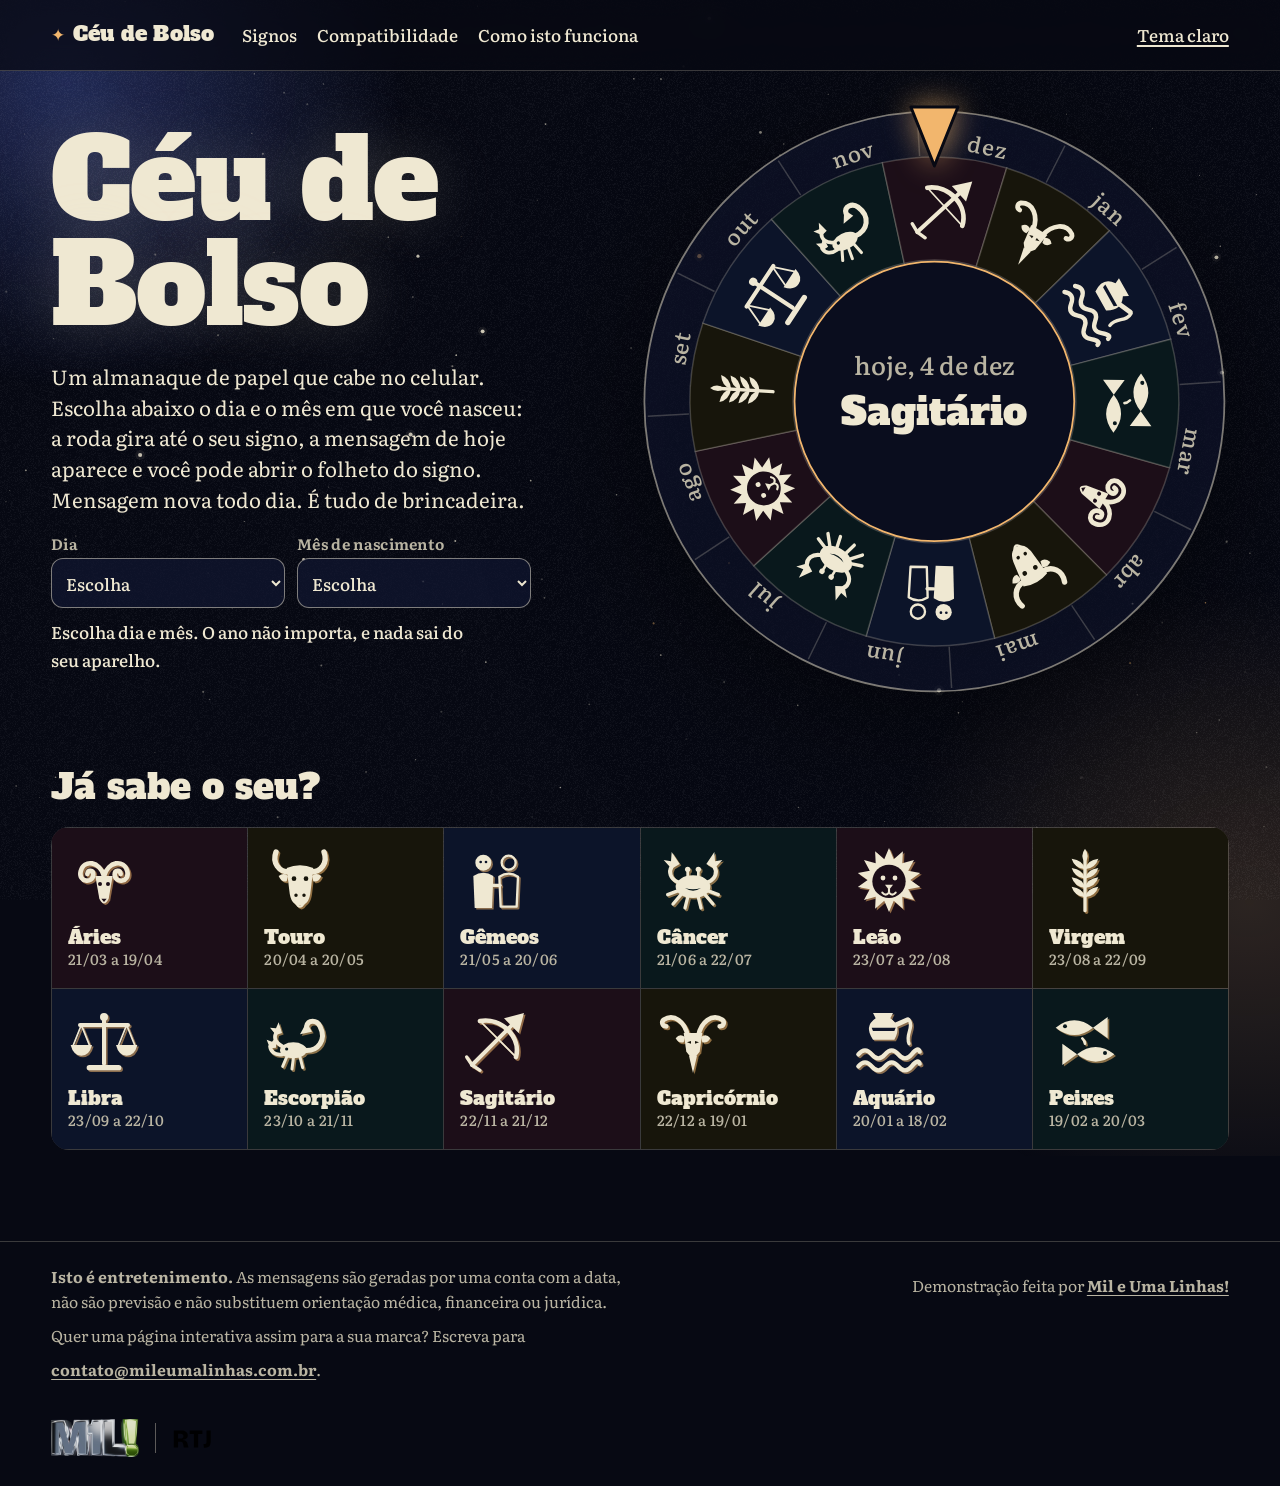
<file: index.html>
<!DOCTYPE html>
<html lang="pt-BR">

<head>
  <meta charset="UTF-8">
  <meta name="viewport" content="width=device-width, initial-scale=1">
  <meta http-equiv="Content-Security-Policy" content="default-src 'none'; script-src 'self'; style-src 'self'; img-src 'self' data: blob:; font-src 'self'; connect-src 'self'; worker-src 'self'; base-uri 'none'; form-action 'none'">
  <meta name="referrer" content="strict-origin-when-cross-origin">
  <title>Céu de Bolso: descubra seu signo e a mensagem do dia</title>
  <meta name="description" content="Almanaque de bolso: ache seu signo pela data de nascimento, leia a mensagem do dia, combine dois signos e baixe um cartão. Só entretenimento, sem cadastro.">
  <link rel="canonical" href="https://toshiro01001.github.io/Horoscopo-fasipe/">
  <meta name="theme-color" content="#070913">
  <meta name="color-scheme" content="light dark">
  <meta property="og:type" content="website">
  <meta property="og:locale" content="pt_BR">
  <meta property="og:site_name" content="Céu de Bolso">
  <meta property="og:title" content="Céu de Bolso: gire a roda e ache seu signo">
  <meta property="og:description" content="Mensagem nova todo dia, compatibilidade entre signos e cartão para baixar. Só entretenimento, funciona até sem internet.">
  <meta property="og:url" content="https://toshiro01001.github.io/Horoscopo-fasipe/">
  <meta property="og:image" content="https://toshiro01001.github.io/Horoscopo-fasipe/imagens/og.jpg">
  <meta property="og:image:width" content="1200">
  <meta property="og:image:height" content="630">
  <meta property="og:image:alt" content="Título Céu de Bolso ao lado de uma roda de papel com os doze signos.">
  <meta name="twitter:card" content="summary_large_image">
  <script type="application/ld+json">{"@context":"https://schema.org","@type":"WebSite","name":"Céu de Bolso","url":"https://toshiro01001.github.io/Horoscopo-fasipe/","inLanguage":"pt-BR","description":"Almanaque de bolso de brincadeira com os doze signos, mensagem do dia e compatibilidade. Conteúdo de entretenimento."}</script>
  <link rel="icon" href="imagens/favicon.svg" type="image/svg+xml">
  <link rel="preload" href="fonts/alfa-slab-one.woff2" as="font" type="font/woff2" crossorigin>
  <link rel="stylesheet" href="style.css">
  <script src="js/tema.js"></script>
  <script src="js/dados.js" defer></script>
  <script src="js/logica.js" defer></script>
  <script src="js/arte.js" defer></script>
  <script src="js/cartao.js" defer></script>
  <script src="js/app.js" defer></script>
  <script src="js/ceu.js" defer></script>
  <script src="js/assinatura.js" defer></script>
</head>

<body>
  <a class="pular" id="pular" href="#conteudo">Pular para o conteúdo</a>

  <header class="topo">
    <a class="marca" href="#/">Céu de Bolso</a>
    <nav aria-label="Principal" id="menu">
      <a href="#/signos">Signos</a>
      <a href="#/compatibilidade">Compatibilidade</a>
      <a href="#/como-funciona">Como isto funciona</a>
    </nav>
    <button class="botao-tema" id="botao-tema" type="button">Trocar tema</button>
  </header>

  <main id="conteudo" tabindex="-1">
    <section class="abertura abertura-espera">
      <div class="abertura-texto">
        <h1 class="titulo-site">Céu de Bolso</h1>
        <p class="chamada">Um almanaque de papel que cabe no celular. Escolha o dia e o mês em que você nasceu: a roda gira até o seu signo e a mensagem de hoje aparece. Mensagem nova todo dia. É tudo de brincadeira.</p>
      </div>
    </section>
    <noscript>
      <section class="sem-js">
        <p>A roda, a mensagem do dia e o cartão precisam de JavaScript ligado. A tabela dos signos fica aqui mesmo assim. Tudo no site é entretenimento.</p>
        <table>
          <thead>
            <tr><th scope="col">Signo</th><th scope="col">Datas</th><th scope="col">Elemento</th><th scope="col">Regente</th></tr>
          </thead>
          <tbody>
            <tr><th scope="row">Áries</th><td>21/03 a 19/04</td><td>Fogo</td><td>Marte</td></tr>
            <tr><th scope="row">Touro</th><td>20/04 a 20/05</td><td>Terra</td><td>Vênus</td></tr>
            <tr><th scope="row">Gêmeos</th><td>21/05 a 20/06</td><td>Ar</td><td>Mercúrio</td></tr>
            <tr><th scope="row">Câncer</th><td>21/06 a 22/07</td><td>Água</td><td>Lua</td></tr>
            <tr><th scope="row">Leão</th><td>23/07 a 22/08</td><td>Fogo</td><td>Sol</td></tr>
            <tr><th scope="row">Virgem</th><td>23/08 a 22/09</td><td>Terra</td><td>Mercúrio</td></tr>
            <tr><th scope="row">Libra</th><td>23/09 a 22/10</td><td>Ar</td><td>Vênus</td></tr>
            <tr><th scope="row">Escorpião</th><td>23/10 a 21/11</td><td>Água</td><td>Plutão</td></tr>
            <tr><th scope="row">Sagitário</th><td>22/11 a 21/12</td><td>Fogo</td><td>Júpiter</td></tr>
            <tr><th scope="row">Capricórnio</th><td>22/12 a 19/01</td><td>Terra</td><td>Saturno</td></tr>
            <tr><th scope="row">Aquário</th><td>20/01 a 18/02</td><td>Ar</td><td>Urano</td></tr>
            <tr><th scope="row">Peixes</th><td>19/02 a 20/03</td><td>Água</td><td>Netuno</td></tr>
          </tbody>
        </table>
      </section>
    </noscript>
  </main>

  <footer class="rodape">
    <div class="serrilha" aria-hidden="true"></div>
    <div class="rodape-texto">
      <p class="aviso"><strong>Isto é entretenimento.</strong> As mensagens são geradas por uma conta com a data, não são previsão e não substituem orientação médica, financeira ou jurídica.</p>
      <p class="assinatura">Demonstração feita por <a href="https://mileumalinhas.com.br" rel="noopener">Mil e Uma Linhas!</a></p>
      <a class="selo-m1l" href="https://mileumalinhas.com.br" rel="noopener" aria-label="Site feito pela Mil e Uma Linhas!, por RTJ">
        <img src="imagens/marca/cromo-m1l.webp" width="1000" height="431" alt="M1L!" loading="lazy" decoding="async">
        <span class="selo-barra" aria-hidden="true"></span>
        <span class="rtj-vivo"><img src="imagens/marca/rtj.svg" width="76" height="46" alt="RTJ" loading="lazy" decoding="async"></span>
      </a>
      <p class="contato">Quer uma página interativa assim para a sua marca? Escreva para <a href="mailto:contato@mileumalinhas.com.br">contato@mileumalinhas.com.br</a>.</p>
    </div>
  </footer>
</body>

</html>
</file>
<file: style.css>
@charset "UTF-8";

/* Céu de Bolso: papel de folheto colorido, tinta azul e sobreimpressão vermelha. */
@font-face {
  font-family: "Alfa Slab One";
  src: url("fonts/alfa-slab-one.woff2") format("woff2");
  font-weight: 400;
  font-display: swap;
}

@font-face {
  font-family: "Literata";
  src: url("fonts/literata.woff2") format("woff2");
  font-weight: 200 900;
  font-display: swap;
}

:root {
  --papel: #F6D04D;
  --papel-claro: #FBE388;
  --tinta: #1A1F5C;
  --sobre: #A30F1E;
  --c-fogo: #F9B79A;
  --c-terra: #DDD27E;
  --c-ar: #B6D8EE;
  --c-agua: #A9DFC0;
  --corte: var(--papel);
  --titulo: "Alfa Slab One", Rockwell, "Roboto Slab", Georgia, serif;
  --corpo: "Literata", Georgia, "Times New Roman", serif;
  --margem: clamp(16px, 4vw, 56px);
  color-scheme: light;
}

:root[data-elemento="fogo"] { --papel: var(--c-fogo); --papel-claro: #FCD2BE; }
:root[data-elemento="terra"] { --papel: var(--c-terra); --papel-claro: #ECE4A8; }
:root[data-elemento="ar"] { --papel: var(--c-ar); --papel-claro: #D5E8F5; }
:root[data-elemento="água"] { --papel: var(--c-agua); --papel-claro: #CDEDD9; }

:root[data-tema="escuro"] {
  --papel: #15183F;
  --papel-claro: #22265C;
  --tinta: #FBEFB4;
  --sobre: #FF9A7F;
  --c-fogo: #4A1A33;
  --c-terra: #3A3514;
  --c-ar: #12305A;
  --c-agua: #0E3C38;
  color-scheme: dark;
}

:root[data-tema="escuro"][data-elemento="fogo"] { --papel: #33122A; --papel-claro: #4A1A33; }
:root[data-tema="escuro"][data-elemento="terra"] { --papel: #282510; --papel-claro: #3A3514; }
:root[data-tema="escuro"][data-elemento="ar"] { --papel: #0D2242; --papel-claro: #12305A; }
:root[data-tema="escuro"][data-elemento="água"] { --papel: #0A2B29; --papel-claro: #0E3C38; }

*,
*::before,
*::after { box-sizing: border-box; }

html { -webkit-text-size-adjust: 100%; }

body {
  margin: 0;
  background: var(--papel);
  color: var(--tinta);
  font-family: var(--corpo);
  font-size: 1.0625rem;
  line-height: 1.62;
  transition: background-color .45s ease;
  overflow-wrap: break-word;
  min-height: 100svh;
  display: flex;
  flex-direction: column;
}

main { flex: 1; outline: none; min-height: 100vh; }

h1, h2, h3 { font-family: var(--titulo); font-weight: 400; font-synthesis: none; line-height: 1.08; margin: 0; }
h1 { font-size: clamp(2.6rem, 8vw, 5.4rem); }
h2 { font-size: clamp(1.5rem, 3.4vw, 2.2rem); }
p { margin: 0 0 .8em; max-width: 62ch; }
a { color: inherit; text-underline-offset: .18em; text-decoration-thickness: 2px; }
a:hover { color: var(--sobre); }

:focus-visible { outline: 3px solid var(--sobre); outline-offset: 3px; }

.pular {
  position: absolute;
  left: 8px;
  top: -80px;
  z-index: 5;
  padding: .6em 1em;
  background: var(--tinta);
  color: var(--papel);
}
.pular:focus { top: 8px; }

/* Topo */
.topo {
  display: flex;
  flex-wrap: wrap;
  align-items: center;
  gap: 4px 28px;
  padding: 12px var(--margem);
  border-bottom: 5px solid var(--tinta);
}
.marca {
  font-family: var(--titulo);
  font-size: 1.3rem;
  text-decoration: none;
  line-height: 44px;
}
#menu { display: flex; flex-wrap: wrap; gap: 0 20px; flex: 1 1 auto; }
#menu a { display: inline-block; line-height: 44px; font-weight: 500; text-decoration: none; }
#menu a:hover { text-decoration: underline; }
#menu a[aria-current="page"] { text-decoration: underline; text-decoration-color: var(--sobre); text-decoration-thickness: 4px; }

.botao-tema {
  appearance: none;
  background: none;
  border: 0;
  color: inherit;
  font: inherit;
  font-weight: 500;
  min-height: 44px;
  padding: 0;
  cursor: pointer;
  text-decoration: underline;
  text-underline-offset: .18em;
  text-decoration-thickness: 2px;
}
.botao-tema:hover { color: var(--sobre); }

/* Botões */
.botao {
  appearance: none;
  display: inline-flex;
  align-items: center;
  justify-content: center;
  min-height: 48px;
  padding: .5em 1.15em;
  border: 3px solid var(--tinta);
  background: var(--tinta);
  color: var(--papel);
  font-family: var(--corpo);
  font-size: 1rem;
  font-weight: 650;
  line-height: 1.2;
  text-align: center;
  text-decoration: none;
  cursor: pointer;
}
.botao:hover { background: var(--sobre); border-color: var(--sobre); color: var(--papel); }
.botao-contorno { background: transparent; color: var(--tinta); }
.acoes { display: flex; flex-wrap: wrap; gap: 10px; margin-top: 1.1em; }

/* Abertura */
.abertura {
  display: grid;
  grid-template-columns: minmax(0, 1fr) auto;
  align-items: center;
  gap: clamp(20px, 3vw, 48px);
  padding: clamp(18px, 3vw, 36px) var(--margem);
}
.titulo-site {
  font-size: clamp(3.3rem, 8.7vw, 7.6rem);
  line-height: .94;
  letter-spacing: -.012em;
  margin-bottom: .2em;
}
.chamada { font-size: clamp(1.1rem, 1.6vw, 1.3rem); line-height: 1.5; max-width: 40ch; }
.pagina .chamada { max-width: 56ch; margin-top: .6em; }
.abertura-roda { width: min(46vw, calc(100svh - 136px)); min-width: 300px; max-width: 660px; }

.form-data { display: flex; flex-wrap: wrap; gap: 12px; margin: 1em 0 .6em; max-width: 480px; }
.campo { display: flex; flex-direction: column; gap: 2px; flex: 1 1 130px; min-width: 0; }
.campo label { font-weight: 650; font-size: .95rem; }
select {
  width: 100%;
  min-height: 50px;
  padding: 0 .6em;
  border: 3px solid var(--tinta);
  border-radius: 0;
  background: var(--papel-claro);
  color: var(--tinta);
  font-family: var(--corpo);
  font-size: 1.0625rem;
  font-weight: 500;
}
.status { min-height: 1.6em; margin: 0; font-weight: 500; max-width: 44ch; }
.status-acao { margin: .7em 0 0; }
.status-acao:empty { display: none; }

/* Roda */
.roda { display: block; width: 100%; height: auto; overflow: visible; }
.roda-gira {
  transform-origin: 200px 200px;
  transition: transform 1.1s cubic-bezier(.2, .9, .25, 1);
}
.roda-gira.sem-giro { transition: none; }
.roda-borda { fill: var(--papel-claro); stroke: var(--tinta); stroke-width: 5; }
.roda-marca { stroke: var(--tinta); stroke-width: 2.5; }
.roda-mes { fill: var(--tinta); font-family: var(--corpo); font-size: 15px; font-weight: 650; }
.roda-cunha { stroke: var(--tinta); stroke-width: 2.5; }
.roda-fatia { color: var(--tinta); cursor: pointer; }
.elemento-fogo { --corte: var(--c-fogo); }
.elemento-terra { --corte: var(--c-terra); }
.elemento-ar { --corte: var(--c-ar); }
.elemento-água { --corte: var(--c-agua); }
.roda-cunha { fill: var(--corte); }
.roda-fatia:hover .roda-cunha { fill: var(--papel-claro); }
.roda-fatia:hover { --corte: var(--papel-claro); }
.roda-fatia:focus-visible { outline: none; }
.roda-fatia:focus-visible .roda-cunha { stroke: var(--sobre); stroke-width: 5; }
.roda-miolo { fill: var(--tinta); }
.roda-miolo-dia { fill: var(--papel-claro); font-family: var(--corpo); font-size: 17px; font-weight: 500; }
.roda-miolo-nome { fill: var(--papel-claro); font-family: var(--titulo); font-size: 26px; }
.roda-ponteiro { fill: var(--sobre); stroke: var(--tinta); stroke-width: 3; stroke-linejoin: round; }

/* Emblemas */
.emblema { display: block; color: var(--tinta); }
.tr-cheio { fill: currentColor; }
.tr-linha { fill: none; stroke: currentColor; stroke-linecap: round; stroke-linejoin: round; }
.tr-recorte { fill: var(--corte); }
.sobreimpressao { color: var(--sobre); }

/* Bloco da mensagem */
.resultado { padding: 0 var(--margem); }
.resultado:empty { display: none; }
.resultado > .acoes { margin: 0 0 clamp(20px, 3vw, 36px); }
.dia { padding: 22px 0 0; border-top: 5px solid var(--tinta); }
.dia-data { margin: .25em 0 .9em; font-weight: 500; }
.dia-abertura { font-size: clamp(1.4rem, 2.7vw, 2rem); line-height: 1.26; font-weight: 600; max-width: 30ch; }
.dia-elemento { font-size: clamp(1.1rem, 1.6vw, 1.25rem); line-height: 1.45; max-width: 44ch; }
.dia-missao { color: var(--sobre); font-weight: 500; max-width: 48ch; }
.dia-missao strong { font-weight: 750; }
.dia-extras { display: flex; flex-wrap: wrap; gap: 8px 40px; margin: 1em 0; }
.dia-extras dt { font-size: .95rem; }
.dia-extras dd { margin: 0; font-family: var(--titulo); font-size: 1.25rem; line-height: 1.25; display: flex; align-items: center; gap: 8px; }
.amostra { width: 22px; height: 22px; flex: none; border: 3px solid var(--tinta); border-radius: 50%; }
.dia-nota { font-size: .95rem; }

/* Grade: uma folha de folhetos ainda sem cortar */
.atalhos { padding: clamp(18px, 3vw, 36px) var(--margem) clamp(28px, 4vw, 56px); }
.atalhos h2 { margin-bottom: .6em; }
.grade {
  list-style: none;
  margin: 1.2em 0 0;
  padding: 5px;
  display: grid;
  grid-template-columns: repeat(6, minmax(0, 1fr));
  gap: 5px;
  background: var(--tinta);
}
.grade li { background: var(--corte); }
.grade a { display: flex; flex-direction: column; align-items: flex-start; height: 100%; padding: 12px; text-decoration: none; color: var(--tinta); }
.grade a:hover { background: var(--papel-claro); color: var(--tinta); }
.grade .emblema { width: 72px; height: 72px; margin-bottom: 10px; }
.grade-nome { font-family: var(--titulo); font-size: clamp(1rem, 1.5vw, 1.25rem); line-height: 1.15; overflow-wrap: anywhere; }
.grade-datas { font-size: .92rem; font-weight: 500; }

/* Páginas internas */
.pagina { padding: clamp(22px, 4vw, 48px) var(--margem) clamp(28px, 4vw, 56px); }
.nota { margin-top: 1.2em; font-size: .98rem; }

/* Folheto do signo */
.folheto {
  display: grid;
  grid-template-columns: minmax(240px, 34%) minmax(0, 1fr);
  gap: clamp(16px, 4vw, 56px);
  align-items: start;
  padding: clamp(22px, 4vw, 48px) var(--margem);
}
.folheto-arte .emblema { width: 100%; height: auto; max-width: 440px; margin: 0 auto; }
.folheto-nome { font-size: clamp(2.5rem, 8.6vw, 7rem); line-height: .96; overflow-wrap: anywhere; }
.folheto-lema { font-size: clamp(1.25rem, 2.3vw, 1.7rem); font-weight: 600; line-height: 1.26; margin: .5em 0 .8em; max-width: 30ch; color: var(--sobre); }
.fatos { display: grid; grid-template-columns: repeat(auto-fit, minmax(150px, 1fr)); gap: 10px 26px; margin: 1.2em 0 0; max-width: 680px; }
.fatos div { border-top: 3px solid var(--tinta); padding-top: 4px; }
.fatos dt { font-size: .92rem; }
.fatos dd { margin: 0; font-weight: 650; line-height: 1.34; }

.folheto-dia {
  display: grid;
  grid-template-columns: minmax(0, 1fr) minmax(280px, 420px);
  gap: clamp(20px, 4vw, 64px);
  align-items: start;
  padding: 0 var(--margem) clamp(24px, 4vw, 48px);
}
.cartao-bloco { padding-top: 22px; border-top: 5px solid var(--tinta); }
.cartao-bloco h2 { margin-bottom: .6em; }
.cartao { display: block; width: 100%; height: auto; border: 3px solid var(--tinta); }
.cartao-aviso { min-height: 1.6em; margin: .7em 0 0; font-weight: 500; }

.vizinhos { display: flex; flex-wrap: wrap; justify-content: space-between; gap: 6px 24px; padding: 0 var(--margem) clamp(20px, 3vw, 40px); }
.vizinhos a { display: inline-block; line-height: 44px; font-weight: 650; }

/* Compatibilidade */
.par { display: grid; grid-template-columns: auto minmax(0, 1fr); gap: clamp(18px, 4vw, 48px); align-items: start; margin-top: 1.4em; padding-top: 22px; border-top: 5px solid var(--tinta); }
.par-emblemas { display: flex; }
.par-emblemas span { display: block; width: clamp(96px, 15vw, 190px); padding: 8px; background: var(--corte); border: 5px solid var(--tinta); }
.par-emblemas span + span { margin-left: -5px; }
.par-tipo { font-weight: 650; margin-bottom: .5em; color: var(--sobre); }
.par h2 { margin-bottom: .45em; font-size: clamp(1.7rem, 4vw, 3rem); }

/* Como isto funciona */
.como { margin-top: 1.4em; }
.como-linha { display: grid; grid-template-columns: minmax(0, 1fr) minmax(0, 1.5fr) minmax(0, 1.2fr); gap: 8px clamp(18px, 3vw, 44px); padding: 18px 0; border-top: 5px solid var(--tinta); }
.como-linha h2 { font-size: clamp(1.25rem, 2vw, 1.6rem); }
.como-linha h3 { font-family: var(--corpo); font-size: .95rem; font-weight: 750; line-height: 1.4; margin-bottom: .1em; }
.como-linha p { margin: 0; }
.como-sub { margin: 1.3em 0 .4em; padding-top: 18px; border-top: 5px solid var(--tinta); }
.detalhes-tecnicos { margin: 1.3em 0 .4em; padding-top: 18px; border-top: 5px solid var(--tinta); }
.detalhes-tecnicos summary { cursor: pointer; min-height: 44px; display: list-item; padding: .5em 0; font-weight: 750; font-size: 1.1rem; }
.detalhes-tecnicos ul { margin: .4em 0 .8em; padding-left: 1.25em; }
.detalhes-tecnicos li { margin-bottom: .45em; overflow-wrap: anywhere; }

/* Sem JavaScript */
.sem-js { padding: 24px var(--margem); }
.sem-js table { border-collapse: collapse; width: 100%; max-width: 680px; font-size: .95rem; }
.sem-js th, .sem-js td { padding: 6px 8px 6px 0; border-bottom: 2px solid var(--tinta); text-align: left; }

/* Rodapé */
.rodape { background: var(--tinta); color: var(--papel-claro); margin-top: 16px; position: relative; }
.serrilha {
  position: absolute;
  top: -10px;
  left: 0;
  right: 0;
  height: 10px;
  background: conic-gradient(from -45deg at 50% 100%, var(--tinta) 90deg, transparent 0) 0 0 / 20px 10px repeat-x;
}
.rodape-texto { display: flex; flex-wrap: wrap; justify-content: space-between; gap: 8px 48px; padding: 22px var(--margem) 24px; }
.rodape p { margin: 0; font-size: .98rem; }
.rodape a { display: inline-block; line-height: 44px; font-weight: 700; }
.rodape a:hover { color: inherit; text-decoration-thickness: 4px; }
.aviso { flex: 1 1 340px; max-width: 64ch; }
.assinatura { flex: 0 1 auto; }

@media (min-width: 861px) {
  .resultado .dia { column-count: 2; column-gap: clamp(28px, 5vw, 72px); }
  .resultado .dia > * { break-inside: avoid; }
  .resultado .dia-elemento { break-before: column; }
}

/* Doze divide por 6, 4, 3 e 2: a folha nunca fica com buraco. */
@media (max-width: 1040px) {
  .grade { grid-template-columns: repeat(4, minmax(0, 1fr)); }
}

@media (max-width: 720px) {
  .grade { grid-template-columns: repeat(3, minmax(0, 1fr)); }
}

@media (max-width: 480px) {
  .grade { grid-template-columns: repeat(2, minmax(0, 1fr)); }
  #menu { font-size: .94rem; gap: 0 14px; }
}

@media (max-width: 860px) {
  .abertura { grid-template-columns: minmax(0, 1fr); }
  .abertura-roda { width: 100%; min-width: 0; max-width: 520px; justify-self: center; }
  .chamada { max-width: 46ch; }
  .folheto { grid-template-columns: minmax(0, 1fr); }
  .folheto-arte .emblema { max-width: 240px; margin: 0; }
  .folheto-dia { grid-template-columns: minmax(0, 1fr); }
  .cartao-bloco { max-width: 460px; }
  .par { grid-template-columns: minmax(0, 1fr); }
  .como-linha { grid-template-columns: minmax(0, 1fr); gap: 10px; }
}

@media (max-width: 400px) {
  .topo { gap: 0 16px; }
  #menu { gap: 0 14px; order: 3; flex-basis: 100%; }
  .marca { font-size: 1.15rem; }
  .botao-tema { margin-left: auto; }
  .grade .emblema { width: 60px; height: 60px; }
}

@media (prefers-reduced-motion: reduce) {
  body, .roda-gira { transition: none; }
}

/* ==========================================================================
   Céu noturno (17/11/2026): o tema escuro refeito na criação premium e agora padrão do site.
   Preto azulado, estrelas desenhadas em js/ceu.js, duas manchas de luz que respiram nos cantos
   (ideia do componente Nebulosa, do ProfitizeBuild, refeita em CSS) e grão de filme.
   Os fios grossos de almanaque viram réguas finas. O tema claro continua sendo o almanaque de papel.
   ========================================================================== */
:root[data-tema="escuro"] {
  --papel: #070913; --papel-claro: #121732; --tinta: #EFE8D2; --sobre: #F2B66D;
  --c-fogo: #1C0E18; --c-terra: #17150B; --c-ar: #0C1429; --c-agua: #09181C;
  --regua: rgba(239, 232, 210, .22); --regua-forte: rgba(239, 232, 210, .5);
  --neb-1: rgba(88, 110, 220, .34); --neb-2: rgba(242, 182, 109, .16);
}
:root[data-tema="escuro"][data-elemento="fogo"] { --papel: #0C070D; --papel-claro: #21111B; --neb-1: rgba(214, 92, 96, .3); --neb-2: rgba(242, 182, 109, .2); }
:root[data-tema="escuro"][data-elemento="terra"] { --papel: #090906; --papel-claro: #1B190D; --neb-1: rgba(160, 150, 70, .26); --neb-2: rgba(110, 150, 90, .16); }
:root[data-tema="escuro"][data-elemento="ar"] { --papel: #060A17; --papel-claro: #111B36; --neb-1: rgba(96, 150, 235, .34); --neb-2: rgba(190, 200, 255, .14); }
:root[data-tema="escuro"][data-elemento="água"] { --papel: #050C10; --papel-claro: #0C2026; --neb-1: rgba(60, 170, 170, .3); --neb-2: rgba(90, 120, 220, .18); }

html[data-tema="escuro"] { background: var(--papel); transition: background-color .6s ease; }
[data-tema="escuro"] body { background: none; position: relative; isolation: isolate; }
[data-tema="escuro"] body::before { content: ""; position: fixed; inset: -20vmax; z-index: -3; pointer-events: none;
  background: radial-gradient(38vmax 34vmax at 18% 24%, var(--neb-1), transparent 70%), radial-gradient(42vmax 36vmax at 84% 82%, var(--neb-2), transparent 70%); }
[data-tema="escuro"] body::after { content: ""; position: fixed; inset: 0; z-index: -1; pointer-events: none; background: url("imagens/grao.png") 0 0 / 96px 96px; opacity: .55; }
.ceu { display: none; }
[data-tema="escuro"] .ceu { display: block; position: fixed; inset: 0; z-index: -2; width: 100%; height: 100%; pointer-events: none; }
@media (prefers-reduced-motion: no-preference) {
  [data-tema="escuro"] body::before { animation: respira 16s ease-in-out infinite alternate; }
  [data-tema="escuro"] main > * { animation: chega .7s cubic-bezier(.22, .8, .24, 1) both; }
  [data-tema="escuro"] main > *:nth-child(2) { animation-delay: .08s; }
  [data-tema="escuro"] main > *:nth-child(3) { animation-delay: .16s; }
}
@keyframes respira { from { opacity: .7; transform: scale(1) translate3d(0, 0, 0); } to { opacity: 1; transform: scale(1.08) translate3d(1.5vmax, -1vmax, 0); } }
@keyframes chega { from { opacity: 0; transform: translateY(14px); } to { opacity: 1; transform: none; } }

/* réguas finas no lugar dos fios grossos */
[data-tema="escuro"] .topo { border-bottom: 1px solid var(--regua); position: sticky; top: 0; z-index: 4; background: rgba(7, 9, 19, .72); -webkit-backdrop-filter: blur(14px); backdrop-filter: blur(14px); }
[data-tema="escuro"] .dia, [data-tema="escuro"] .cartao-bloco, [data-tema="escuro"] .par, [data-tema="escuro"] .como-linha, [data-tema="escuro"] .como-sub, [data-tema="escuro"] .detalhes-tecnicos { border-top: 1px solid var(--regua-forte); }
[data-tema="escuro"] .fatos div { border-top: 1px solid var(--regua); padding-top: 8px; }
[data-tema="escuro"] .sem-js th, [data-tema="escuro"] .sem-js td { border-bottom: 1px solid var(--regua); }
[data-tema="escuro"] a { text-decoration-thickness: 1px; }
[data-tema="escuro"] #menu a[aria-current="page"] { text-decoration-thickness: 2px; }
[data-tema="escuro"] .marca { letter-spacing: .01em; }
[data-tema="escuro"] .marca::before { content: "\2726"; margin-right: .45em; color: var(--sobre); font-size: .8em; }
[data-tema="escuro"] :focus-visible { outline-width: 2px; }

/* títulos: a mesma letra de cartaz, agora com luz */
[data-tema="escuro"] .titulo-site, [data-tema="escuro"] .folheto-nome, [data-tema="escuro"] .pagina h1 { text-shadow: 0 0 60px rgba(239, 232, 210, .18); }
[data-tema="escuro"] .dia-extras dt, [data-tema="escuro"] .fatos dt, [data-tema="escuro"] .campo label, [data-tema="escuro"] .dia-data, [data-tema="escuro"] .grade-datas { color: #B9B4A2; letter-spacing: .02em; }

/* botões e campos */
[data-tema="escuro"] .botao { border-width: 1px; border-radius: 999px; padding: .5em 1.4em; transition: background-color .2s ease, color .2s ease, border-color .2s ease; }
[data-tema="escuro"] .botao:active { transform: scale(.98); }
[data-tema="escuro"] .botao-contorno { border-color: var(--regua-forte); }
[data-tema="escuro"] .botao-contorno:hover { background: rgba(239, 232, 210, .08); color: var(--tinta); border-color: var(--tinta); }
[data-tema="escuro"] select { border: 1px solid var(--regua-forte); border-radius: 12px; background-color: rgba(18, 23, 50, .7); transition: border-color .2s ease; }
[data-tema="escuro"] select:hover { border-color: var(--tinta); }

/* a roda: disco de observatório, com linhas finas e o ponteiro dourado */
[data-tema="escuro"] .roda { filter: drop-shadow(0 30px 80px rgba(0, 0, 0, .6)); }
[data-tema="escuro"] .roda-borda { fill: rgba(18, 23, 50, .55); stroke: var(--regua-forte); stroke-width: 1.2; }
[data-tema="escuro"] .roda-marca { stroke: var(--regua); stroke-width: 1; }
[data-tema="escuro"] .roda-mes { fill: #B9B4A2; font-weight: 500; letter-spacing: .04em; }
[data-tema="escuro"] .roda-cunha { stroke: var(--regua); stroke-width: 1; transition: fill .25s ease; }
[data-tema="escuro"] .roda-fatia:hover .roda-cunha { fill: rgba(239, 232, 210, .12); }
[data-tema="escuro"] .roda-fatia:hover { --corte: #1A2040; }
[data-tema="escuro"] .roda-fatia:focus-visible .roda-cunha { stroke-width: 2.5; }
[data-tema="escuro"] .roda-miolo { fill: #0A0D1E; stroke: var(--sobre); stroke-width: 1.2; }
[data-tema="escuro"] .roda-miolo-dia { fill: #B9B4A2; }
[data-tema="escuro"] .roda-miolo-nome { fill: var(--tinta); }
[data-tema="escuro"] .roda-ponteiro { stroke: var(--papel); stroke-width: 2; filter: drop-shadow(0 0 10px rgba(242, 182, 109, .7)); }
[data-tema="escuro"] .sobreimpressao { opacity: .55; }
[data-tema="escuro"] .folheto-arte .emblema { filter: drop-shadow(0 0 50px rgba(239, 232, 210, .14)); }

/* folha dos doze signos e a dupla da compatibilidade */
[data-tema="escuro"] .grade { padding: 1px; gap: 1px; background: var(--regua); border-radius: 18px; overflow: hidden; }
[data-tema="escuro"] .grade a { padding: 16px; transition: background-color .2s ease; }
[data-tema="escuro"] .grade a:hover { background: rgba(239, 232, 210, .09); }
[data-tema="escuro"] .par-emblemas span { border: 1px solid var(--regua-forte); border-radius: 16px; padding: 14px; }
[data-tema="escuro"] .par-emblemas span + span { margin-left: 10px; }
[data-tema="escuro"] .amostra { border-width: 1px; }
[data-tema="escuro"] .cartao { border: 1px solid var(--regua-forte); border-radius: 14px; box-shadow: 0 30px 70px rgba(0, 0, 0, .55); }

/* rodapé: sem a serrilha de papel, com a assinatura */
[data-tema="escuro"] .rodape { background: none; color: var(--tinta); border-top: 1px solid var(--regua); margin-top: 40px; }
[data-tema="escuro"] .serrilha { display: none; }
[data-tema="escuro"] .rodape p { color: #B9B4A2; }
.selo-m1l { display: inline-flex; align-items: center; gap: 16px; flex: 1 1 100%; margin-top: 6px; text-decoration: none; opacity: .92; }
.selo-m1l:hover { opacity: 1; }
.rodape .selo-m1l { display: inline-flex; line-height: 1; }
.selo-m1l img:first-child { height: 38px; width: auto; }
.selo-m1l .rtj-vivo img { height: 25px; width: auto; display: block; }
/* RTJ vivo: fibras vermelhas em WebGL dentro das letras (js/assinatura.js). Sem WebGL ou com menos movimento fica a imagem parada. */
.rtj-vivo { position: relative; display: inline-block; line-height: 0; touch-action: pan-y; }
.rtj-vivo canvas { position: absolute; inset: 0; width: 100%; height: 100%; -webkit-mask: url("imagens/marca/rtj.svg") center / 100% 100% no-repeat; mask: url("imagens/marca/rtj.svg") center / 100% 100% no-repeat; }
.rtj-vivo.rtj-on img { visibility: hidden; }
.selo-barra { width: 1px; height: 30px; background: rgba(239, 232, 210, .4); }
.rodape-texto .selo-m1l { order: 9; margin-top: 14px; }
main:focus-visible { outline: none; }
.rodape .selo-m1l { min-height: 48px; }

/* título das páginas internas cabe inteiro no celular (antes "Compatibilidade" quebrava na última letra) */
@media (max-width: 480px) { .pagina h1 { font-size: clamp(1.7rem, 9.2vw, 2.6rem); } }

/* ---------- ilhas em React (js/premium.js): o céu em WebGL e o cartão holográfico ---------- */
.ilhas-ceu { display: contents; }
.ceu-gl, .holo-brilho { display: none; }
[data-tema="escuro"] .ceu-gl { display: block; position: fixed; inset: 0; z-index: -3; pointer-events: none; opacity: 0; transition: opacity 1.2s ease; }
html.tem-gl[data-tema="escuro"] .ceu-gl { opacity: .42; }
html.tem-gl[data-tema="escuro"] .ceu-gl.trocando { opacity: 0; transition-duration: .38s; }
.ceu-gl canvas { position: absolute; inset: 0; width: 100%; height: 100%; }
html.tem-gl[data-tema="escuro"] body::before { display: none; }
.holo { position: relative; display: block; }
[data-tema="escuro"] .holo { --hx: .5; --hy: .5; perspective: 900px; }
[data-tema="escuro"] .holo .cartao, [data-tema="escuro"] .holo-brilho { transform: rotateX(calc((.5 - var(--hy)) * 9deg)) rotateY(calc((var(--hx) - .5) * 11deg)); transition: transform .5s cubic-bezier(.22, .8, .24, 1), opacity .4s ease; }
[data-tema="escuro"] .holo.holo-vivo .cartao, [data-tema="escuro"] .holo.holo-vivo .holo-brilho { transition-duration: .12s, .4s; }
[data-tema="escuro"] .holo-brilho { display: block; position: absolute; inset: 0; border-radius: 14px; pointer-events: none; opacity: 0; mix-blend-mode: color-dodge;
  background: radial-gradient(circle at calc(var(--hx) * 100%) calc(var(--hy) * 100%), rgba(255, 255, 255, .5), transparent 44%), linear-gradient(115deg, transparent 22%, rgba(120, 200, 255, .32) 38%, rgba(255, 180, 240, .32) 50%, rgba(255, 230, 150, .32) 62%, transparent 78%);
  background-size: 100% 100%, 240% 240%; background-position: 0 0, calc(var(--hx) * 100%) calc(var(--hy) * 100%); }
[data-tema="escuro"] .holo.holo-vivo .holo-brilho { opacity: .9; }
@media (prefers-reduced-motion: no-preference) {
  [data-tema="escuro"] .holo.holo-toque .holo-brilho { opacity: .75; background: linear-gradient(115deg, transparent 30%, rgba(120, 200, 255, .3) 42%, rgba(255, 180, 240, .3) 50%, rgba(255, 230, 150, .3) 58%, transparent 70%) 120% 0 / 300% 100% no-repeat; animation: holo-passa 7s ease-in-out infinite; }
}
@keyframes holo-passa { 0%, 55% { background-position: 120% 0; } 85%, 100% { background-position: -20% 0; } }

/* Tela de espera e versão sem JavaScript: em tela muito estreita a tabela dos signos aperta para caber. */
@media (max-width: 360px) {
  .sem-js table { font-size: .84rem; }
  .sem-js th, .sem-js td { padding-right: 4px; }
}
</file>
